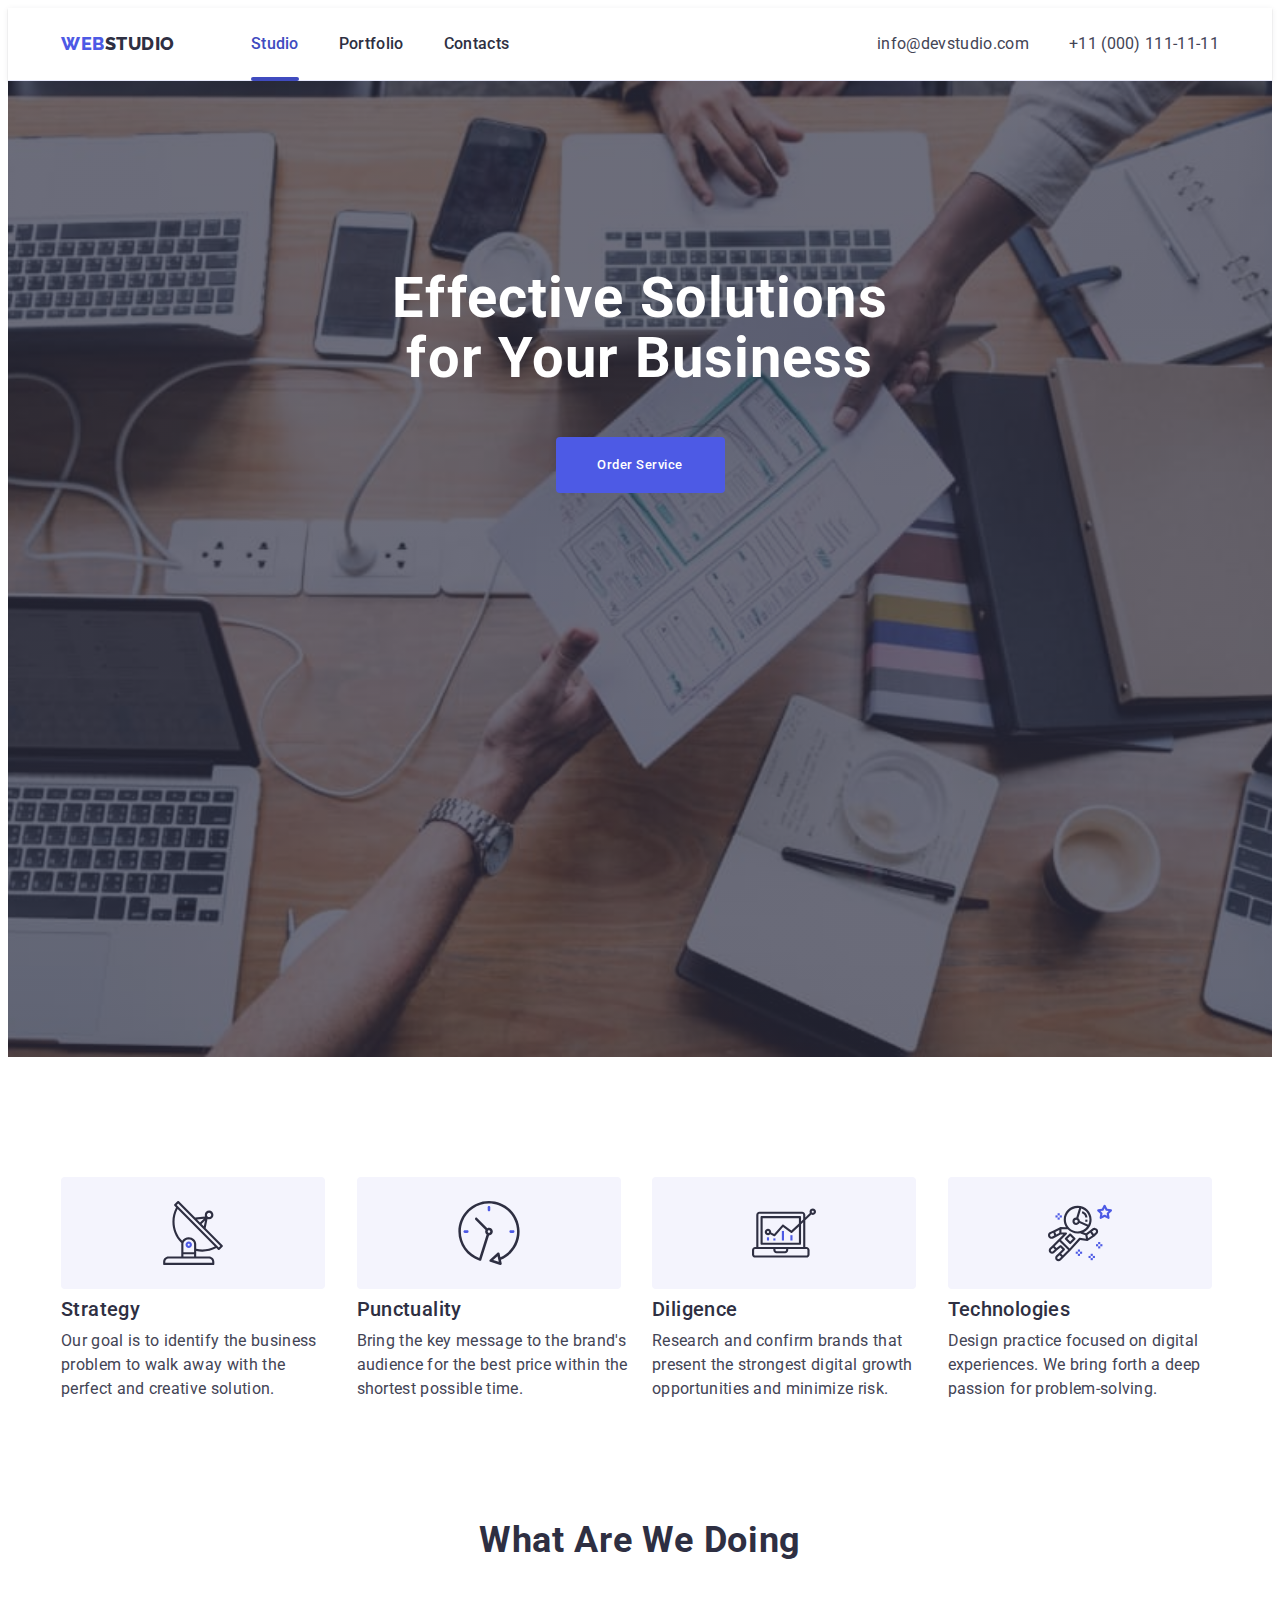
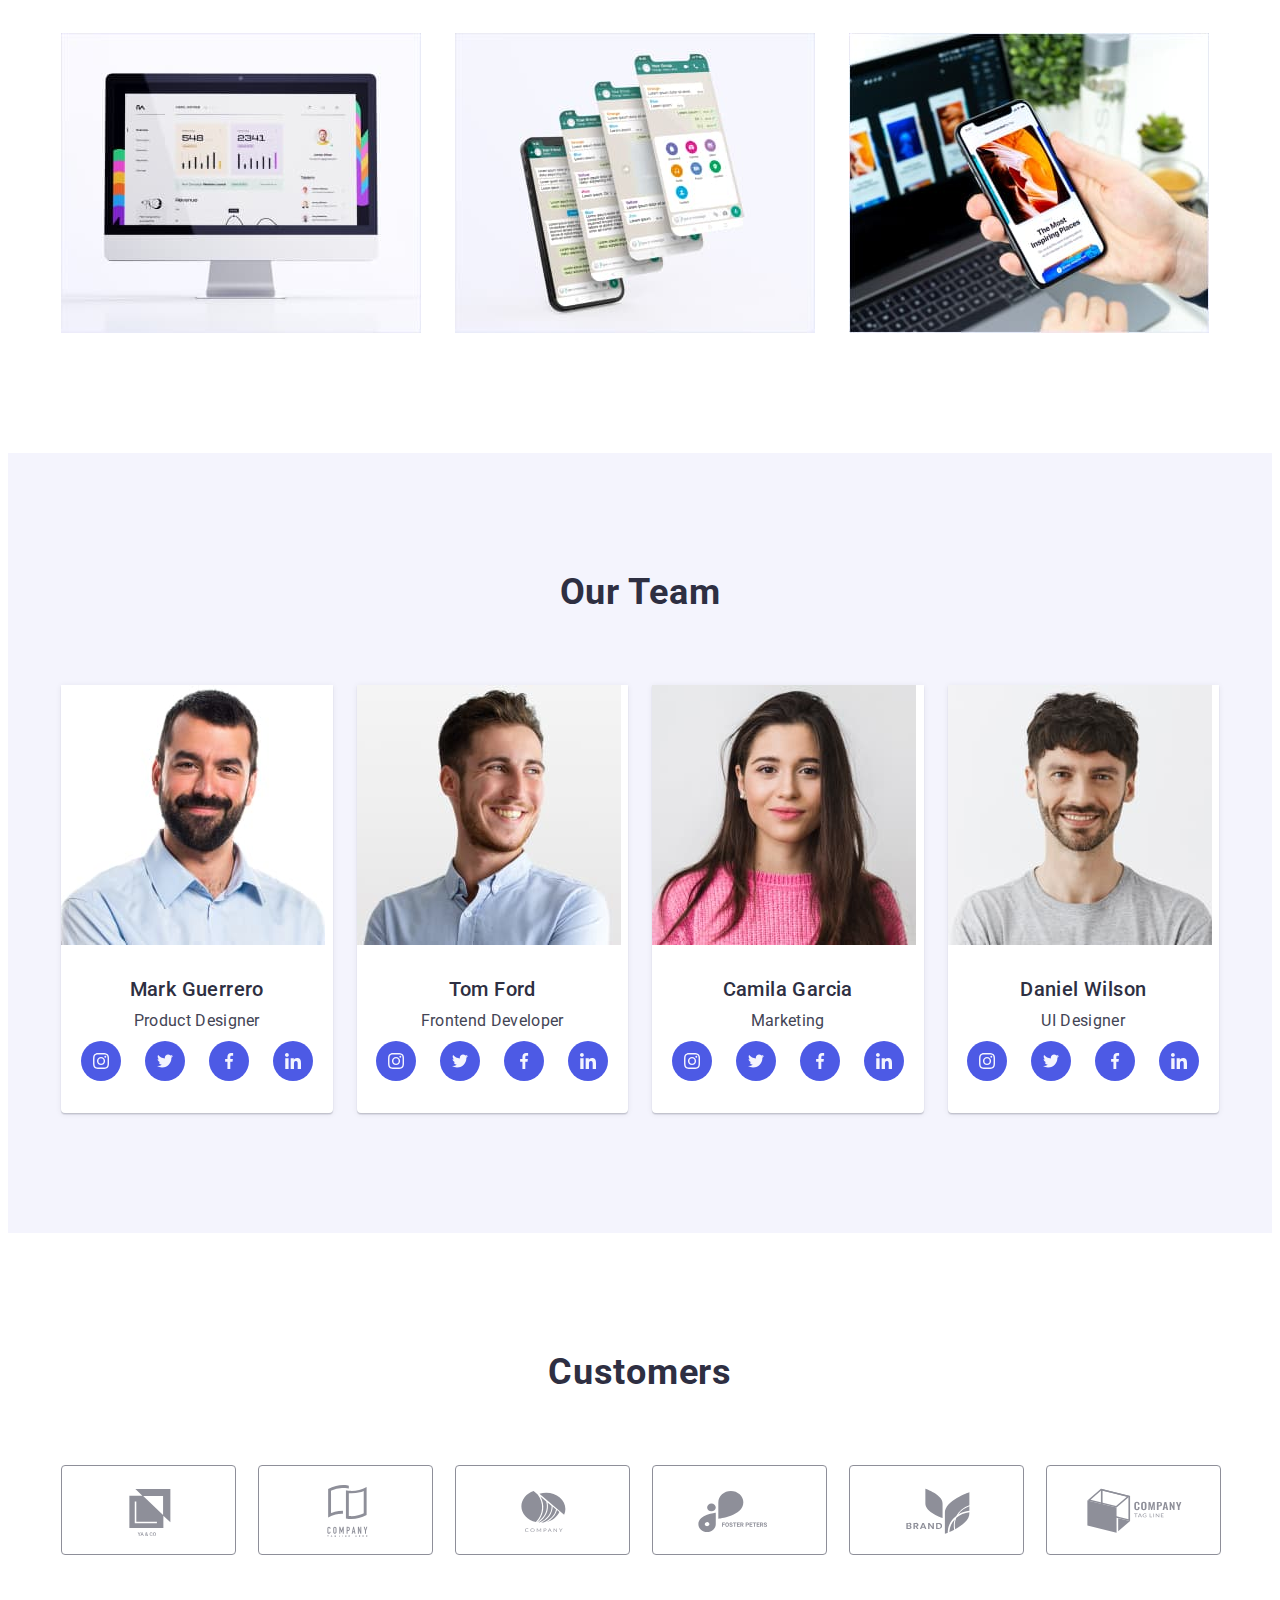
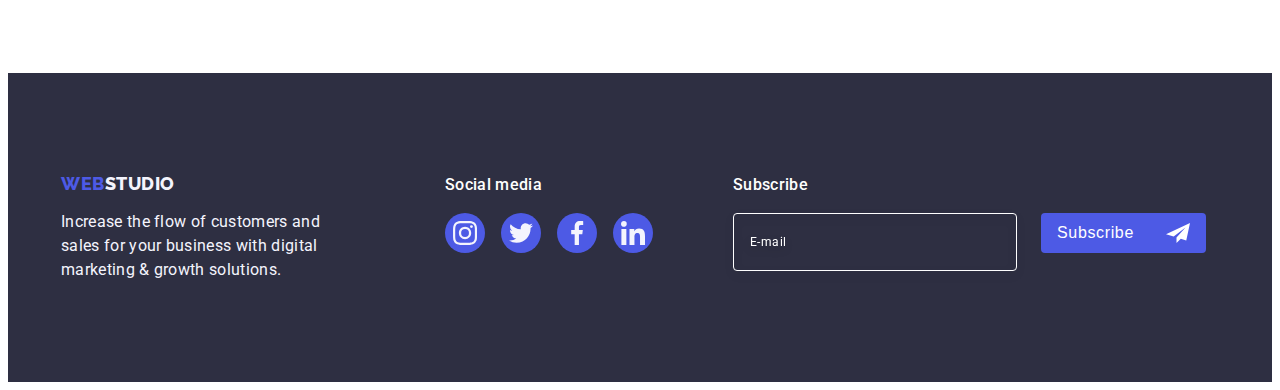
<file: index.html>
<!DOCTYPE html>
<html lang="en">

<head>
    <meta charset="UTF-8">
    <meta http-equiv="X-UA-Compatible" content="IE=edge">
    <meta name="viewport" content="width=device-width, initial-scale=1.0">
    <link rel="preconnect" href="https://fonts.googleapis.com">
    <link rel="preconnect" href="https://fonts.gstatic.com" crossorigin>
    <link
        href="https://fonts.googleapis.com/css2?family=Raleway:wght@800&family=Roboto:wght@400;500;700;900&display=swap"
        rel="stylesheet">

    <title>Studio</title>
    <link rel="stylesheet" href="https://cdnjs.cloudflare.com/ajax/libs/modern-normalize/2.0.0/modern-normalize.min.css"
        integrity="sha512-4xo8blKMVCiXpTaLzQSLSw3KFOVPWhm/TRtuPVc4WG6kUgjH6J03IBuG7JZPkcWMxJ5huwaBpOpnwYElP/m6wg=="
        crossorigin="anonymous" referrerpolicy="no-referrer">
    <link rel="stylesheet" href="./css/styles.css">
</head>

<body>
    <!-- HEADER -->
    <header class="header">
        <div class="container header-container">
            <nav class="header-navigation">
                <a class="logo-link link" href="./index.html">Web<span class="studio-logo">Studio</span></a>
                <ul class="navigation-list list">
                    <li class="navigation-item"><a class="navigation-link link current" href="./index.html">Studio</a>
                    </li>
                    <li class="navigation-item"><a class="navigation-link link" href="./portfolio.html">Portfolio</a>
                    </li>
                    <li class="navigation-item"><a class="navigation-link link" href="">Contacts</a></li>
                </ul>
            </nav>
            <address class="address">
                <ul class="address-list list">
                    <li class="address-item"><a class="address-link link"
                            href="mailto:info@devstudio.com">info@devstudio.com</a>
                    </li>
                    <li class="address-item"><a class="address-link link" href="tel:+110001111111">+11 (000)
                            111-11-11</a>
                    </li>
                </ul>
            </address>
        </div>
    </header>

    <!-- MAIN -->
    <main class="main">
        <!-- Section 1 -->
        <section class="section-one">
            <div class="container">
                <h1 class="main-title">Effective Solutions for Your Business</h1>
                <button class="button-studio" data-modal-open type="button">Order Service</button>
            </div>
        </section>

        <!-- Section 2 -->
        <section class="section-two">
            <div class="container">
                <h2 class="visually-hidden">Features</h2>
                <ul class="features-list list">
                    <li class="features-list-item">
                        <div class="main-fon-icon">
                            <svg class="features-icons" width="64" height="64">
                                <use href="./images/icons.svg#icon-antenna"></use>
                            </svg>
                        </div>
                        <h3 class="title-three">Strategy</h3>
                        <p class="features-text">Our goal is to identify the business
                            problem to walk away with the perfect and creative solution.</p>
                    </li>
                    <li class="features-list-item">
                        <div class="main-fon-icon">
                            <svg class="features-icons" width="64" height="64">
                                <use href="./images/icons.svg#icon-clock"></use>
                            </svg>
                        </div>
                        <h3 class="title-three">Punctuality</h3>
                        <p class="features-text">Bring the key message to the brand's audience for the best price within
                            the
                            shortest possible
                            time.
                        </p>
                    </li>
                    <li class="features-list-item">
                        <div class="main-fon-icon">
                            <svg class="features-icons" width="64" height="64">
                                <use href="./images/icons.svg#icon-diagram"></use>
                            </svg>
                        </div>
                        <h3 class="title-three">Diligence</h3>
                        <p class="features-text">Research and confirm brands that present the strongest digital growth
                            opportunities and minimize
                            risk.
                        </p>
                    </li>
                    <li class="features-list-item">
                        <div class="main-fon-icon">
                            <svg class="features-icons" width="64" height="64">
                                <use href="./images/icons.svg#icon-astronaut"></use>
                            </svg>
                        </div>
                        <h3 class="title-three">Technologies</h3>
                        <p class="features-text">Design practice focused on digital experiences. We bring forth a deep
                            passion for
                            problem-solving.
                        </p>
                    </li>
                </ul>
            </div>
        </section>

        <!-- Section 3 -->
        <section class="section-tree">
            <div class="container">
                <h2 class="title-two">What are we doing</h2>
                <ul class="our-work-list list">
                    <li class="our-work-item"><img src="./images/img-1.jpg" alt="computer" width="360" height="300">
                    </li>
                    <li class="our-work-item"><img src="./images/img-2.jpg" alt="smartphone" width="360" height="300">
                    </li>
                    <li class="our-work-item"><img src="./images/img-3.jpg" alt="hand" width="360" height="300"></li>
                </ul>
            </div>
        </section>

        <!-- Section 4 -->
        <section class="section-four">
            <div class="container">
                <h2 class="title-two">Our Team</h2>
                <ul class="members-list list">
                    <li class="members-list-item">
                        <img src="./images/mark.jpg" alt="Mark Guerrero photo" width="264" height="260">
                        <div class="members-list-box">
                            <h3 class="members-name">Mark Guerrero</h3>
                            <p class="members-position">Product Designer</p>
                            <ul class="members-media-list list">
                                <li class="members-item">
                                    <a class="media-link link" href="">
                                        <svg class="media-icons" width="16" height="16">
                                            <use href="./images/icons.svg#icon-instagram"></use>
                                        </svg>
                                    </a>
                                </li>

                                <li class="members-item">
                                    <a class="media-link link" href="">
                                        <svg class="media-icons" width="16" height="16">
                                            <use href="./images/icons.svg#icon-twitter"></use>
                                        </svg>
                                    </a>
                                </li>
                                <li class="members-item">
                                    <a class="media-link link" href="">
                                        <svg class="media-icons" width="16" height="16">
                                            <use href="./images/icons.svg#icon-facebook"></use>
                                        </svg>
                                    </a>
                                </li>
                                <li class="members-item">
                                    <a class="media-link link" href="">
                                        <svg class="media-icons" width="16" height="16">
                                            <use href="./images/icons.svg#icon-linkedin"></use>
                                        </svg>
                                    </a>
                                </li>
                            </ul>
                        </div>
                    </li>

                    <li class="members-list-item">
                        <img src="./images/tom.jpg" alt="Tom Ford photo" width="264" height="260">
                        <div class="members-list-box">
                            <h3 class="members-name">Tom Ford</h3>
                            <p class="members-position">Frontend Developer</p>
                            <ul class="members-media-list list">
                                <li class="members-item">
                                    <a class="media-link link" href="">
                                        <svg class="media-icons" width="16" height="16">
                                            <use href="./images/icons.svg#icon-instagram"></use>
                                        </svg>
                                    </a>
                                </li>

                                <li class="members-item">
                                    <a class="media-link link" href="">
                                        <svg class="media-icons" width="16" height="16">
                                            <use href="./images/icons.svg#icon-twitter"></use>
                                        </svg>
                                    </a>
                                </li>
                                <li class="members-item">
                                    <a class="media-link link" href="">
                                        <svg class="media-icons" width="16" height="16">
                                            <use href="./images/icons.svg#icon-facebook"></use>
                                        </svg>
                                    </a>
                                </li>
                                <li class="members-item">
                                    <a class="media-link link" href="">
                                        <svg class="media-icons" width="16" height="16">
                                            <use href="./images/icons.svg#icon-linkedin"></use>
                                        </svg>
                                    </a>
                                </li>
                            </ul>
                        </div>
                    </li>

                    <li class="members-list-item">
                        <img src="./images/camila.jpg" alt="Camila Garcia" width="264" height="260">
                        <div class="members-list-box">
                            <h3 class="members-name">Camila Garcia</h3>
                            <p class="members-position">Marketing</p>
                            <ul class="members-media-list list">
                                <li class="members-item">
                                    <a class="media-link link" href="">
                                        <svg class="media-icons" width="16" height="16">
                                            <use href="./images/icons.svg#icon-instagram"></use>
                                        </svg>
                                    </a>
                                </li>
                                <li class="members-item">
                                    <a class="media-link link" href="">
                                        <svg class="media-icons" width="16" height="16">
                                            <use href="./images/icons.svg#icon-twitter"></use>
                                        </svg>
                                    </a>
                                </li>
                                <li class="members-item">
                                    <a class="media-link link" href="">
                                        <svg class="media-icons" width="16" height="16">
                                            <use href="./images/icons.svg#icon-facebook"></use>
                                        </svg>
                                    </a>
                                </li>
                                <li class="members-item">
                                    <a class="media-link link" href="">
                                        <svg class="media-icons" width="16" height="16">
                                            <use href="./images/icons.svg#icon-linkedin"></use>
                                        </svg>
                                    </a>
                                </li>
                            </ul>
                        </div>
                    </li>

                    <li class="members-list-item">
                        <img src="./images/daniel.jpg" alt="Daniel Wilson" width="264" height="260">
                        <div class="members-list-box">
                            <h3 class="members-name">Daniel Wilson</h3>
                            <p class="members-position">UI Designer</p>
                            <ul class="members-media-list list">
                                <li class="members-item">
                                    <a class="media-link link" href="">
                                        <svg class="media-icons" width="16" height="16">
                                            <use href="./images/icons.svg#icon-instagram"></use>
                                        </svg>
                                    </a>
                                </li>
                                <li class="members-item">
                                    <a class="media-link link" href="">
                                        <svg class="media-icons" width="16" height="16">
                                            <use href="./images/icons.svg#icon-twitter"></use>
                                        </svg>
                                    </a>
                                </li>
                                <li class="members-item">
                                    <a class="media-link link" href="">
                                        <svg class="media-icons" width="16" height="16">
                                            <use href="./images/icons.svg#icon-facebook"></use>
                                        </svg>
                                    </a>
                                </li>
                                <li class="members-item">
                                    <a class="media-link link" href="">
                                        <svg class="media-icons" width="16" height="16">
                                            <use href="/images/icons.svg#icon-linkedin"></use>
                                        </svg>
                                    </a>
                                </li>
                            </ul>
                        </div>
                    </li>
                </ul>
            </div>
        </section>
        <!-- Section 5 -->
        <section class="section-five">
            <div class="container">
                <h2 class="title-two">Customers</h2>
                <ul class="customers-list list">
                    <li class="customers-link-item link">
                        <a class="customers-link" href="">
                            <svg class="customers-icons" width="104" height="56">
                                <use href="./images/icons.svg#icon-customer-1"></use>
                            </svg>
                        </a>
                    </li>
                    <li class="customers-link-item link">
                        <a class="customers-link" href="">
                            <svg class="customers-icons" width="104" height="56">
                                <use href="./images/icons.svg#icon-customer-2"></use>
                            </svg>
                        </a>
                    </li>
                    <li class="customers-link-item link">
                        <a class="customers-link" href="">
                            <svg class="customers-icons" width="104" height="56">
                                <use href="./images/icons.svg#icon-customer-3"></use>
                            </svg>
                        </a>
                    </li>
                    <li class="customers-link-item link">
                        <a class="customers-link" href="">
                            <svg class="customers-icons" width="104" height="56">
                                <use href="./images/icons.svg#icon-customer-4"></use>
                            </svg>
                        </a>
                    </li>
                    <li class="customers-link-item link">
                        <a class="customers-link" href="">
                            <svg class="customers-icons" width="104" height="56">
                                <use href="./images/icons.svg#icon-customer-5"></use>
                            </svg>
                        </a>
                    </li>
                    <li class="customers-link-item link">
                        <a class="customers-link" href="">
                            <svg class="customers-icons" width="104" height="56">
                                <use href="./images/icons.svg#icon-customer-6"></use>
                            </svg>
                        </a>
                    </li>
                </ul>
            </div>
        </section>
    </main>

    <!-- FOOTER -->
    <footer class="footer">
        <div class="container footer-container">
            <div class="footer-box">
                <a class="logo-footer-link link" href="./index.html">Web<span
                        class="studio-logo-footer">Studio</span></a>
                <p class="text-footer">
                    Increase the flow of customers and
                    sales for your business with digital
                    marketing & growth solutions.
                </p>
            </div>


            <div class="footer-icons-container">
                <p class="footer-subtitle">Social media</p>
                <ul class="footer-media-list list">
                    <li class="footer-item">
                        <a class="footer-link link" href="">
                            <svg class="footer-icons" width="24" height="24">
                                <use href="./images/icons.svg#icon-instagram"></use>
                            </svg>
                        </a>
                    </li>
                    <li class="footer-item">
                        <a class="footer-link link" href="">
                            <svg class="footer-icons" width="24" height="24">
                                <use href="./images/icons.svg#icon-twitter"></use>
                            </svg>
                        </a>
                    </li>
                    <li class="footer-item">
                        <a class="footer-link link" href="">
                            <svg class="footer-icons" width="24" height="24">
                                <use href="./images/icons.svg#icon-facebook"></use>
                            </svg>
                        </a>
                    </li>
                    <li class="footer-item">
                        <a class="footer-link link" href="">
                            <svg class="footer-icons" width="24" height="24">
                                <use href="./images/icons.svg#icon-linkedin"></use>
                            </svg>
                        </a>
                    </li>
                </ul>
            </div>

            <div class="modal-footer">
                <p class="label-title">Subscribe</p>
                <form class="footer-form">
                    <label class="footer-label">
                        <input type="email" name="footer-email" class="footer-input" placeholder="E-mail"> </label>
                    <button type="submit" class="footer-btn">Subscribe
                        <svg class="icons-send" width="24" height="24">
                            <use href="./images/icons.svg#icon-send"></use>
                        </svg>
                    </button>

                </form>
            </div>
        </div>
    </footer>


    <!-- Модальне вікно -->
    <div class="backdrop is-hidden" data-modal>
        <div class="modal">
            <button type="button" class="modal-button" data-modal-close>
                <svg class="icon-modal" width="8" height="8">
                    <use href="./images/icons.svg#icon-vector"></use>
                </svg>
            </button>
            <p class="modal-title">Leave your contacts and we will call you back</p>
            <form class="modal-form">
                <div class="modal-field">
                    <label for="user-name" class="modal-label">Name</label>
                    <div class="input-wrap">
                        <input type="text" name="user-name" id="user-name" class="modal-input">
                        <svg class="icons-input" width="18" height="24">
                            <use href="./images/icons.svg#icon-name"></use>
                        </svg>
                    </div>
                </div>
                <div class="modal-field">
                    <label for="user-tel" class="modal-label">Phone</label>
                    <div class="input-wrap">
                        <input type="tel" name="user-tel" id="user-tel" class="modal-input">
                        <svg class="icons-input" width="18" height="24">
                            <use href="./images/icons.svg#icon-phone"></use>
                        </svg>
                    </div>
                </div>
                <div class="modal-field">
                    <label for="user-email" class="modal-label">Email</label>
                    <div class="input-wrap">
                        <input type="email" name="user-email" id="user-email" class="modal-input">
                        <svg class="icons-input" width="18" height="24">
                            <use href="./images/icons.svg#icon-email"></use>
                        </svg>
                    </div>
                </div>


                <div class="modal-comment">
                    <label for="user-comment" class="modal-label">Comment</label>
                    <textarea name="user-comment" id="user-comment" placeholder="Text input"
                        class="modal-textarea"></textarea>
                </div>
                <div class="modal-check">
                    <input type="checkbox" name="user-privacy" id="user-privacy" class="input-check visually-hidden"
                        value="true">
                    <label for="user-privacy" class="check-text "> <span class="span-icon-check"><svg
                                class="icons-check" width="10" height="8">
                                <use href="./images/icons.svg#icon-check"></use>
                            </svg></span> I accept the terms and conditions of the&nbsp;<a href=""
                            class="privacy-link">Privacy
                            Policy</a>
                    </label>
                </div>

                <button type="submit" class="modal-send-btn">Send</button>
            </form>
        </div>
    </div>
    <script src="./js/modal.js"></script>
</body>

</html>
</file>
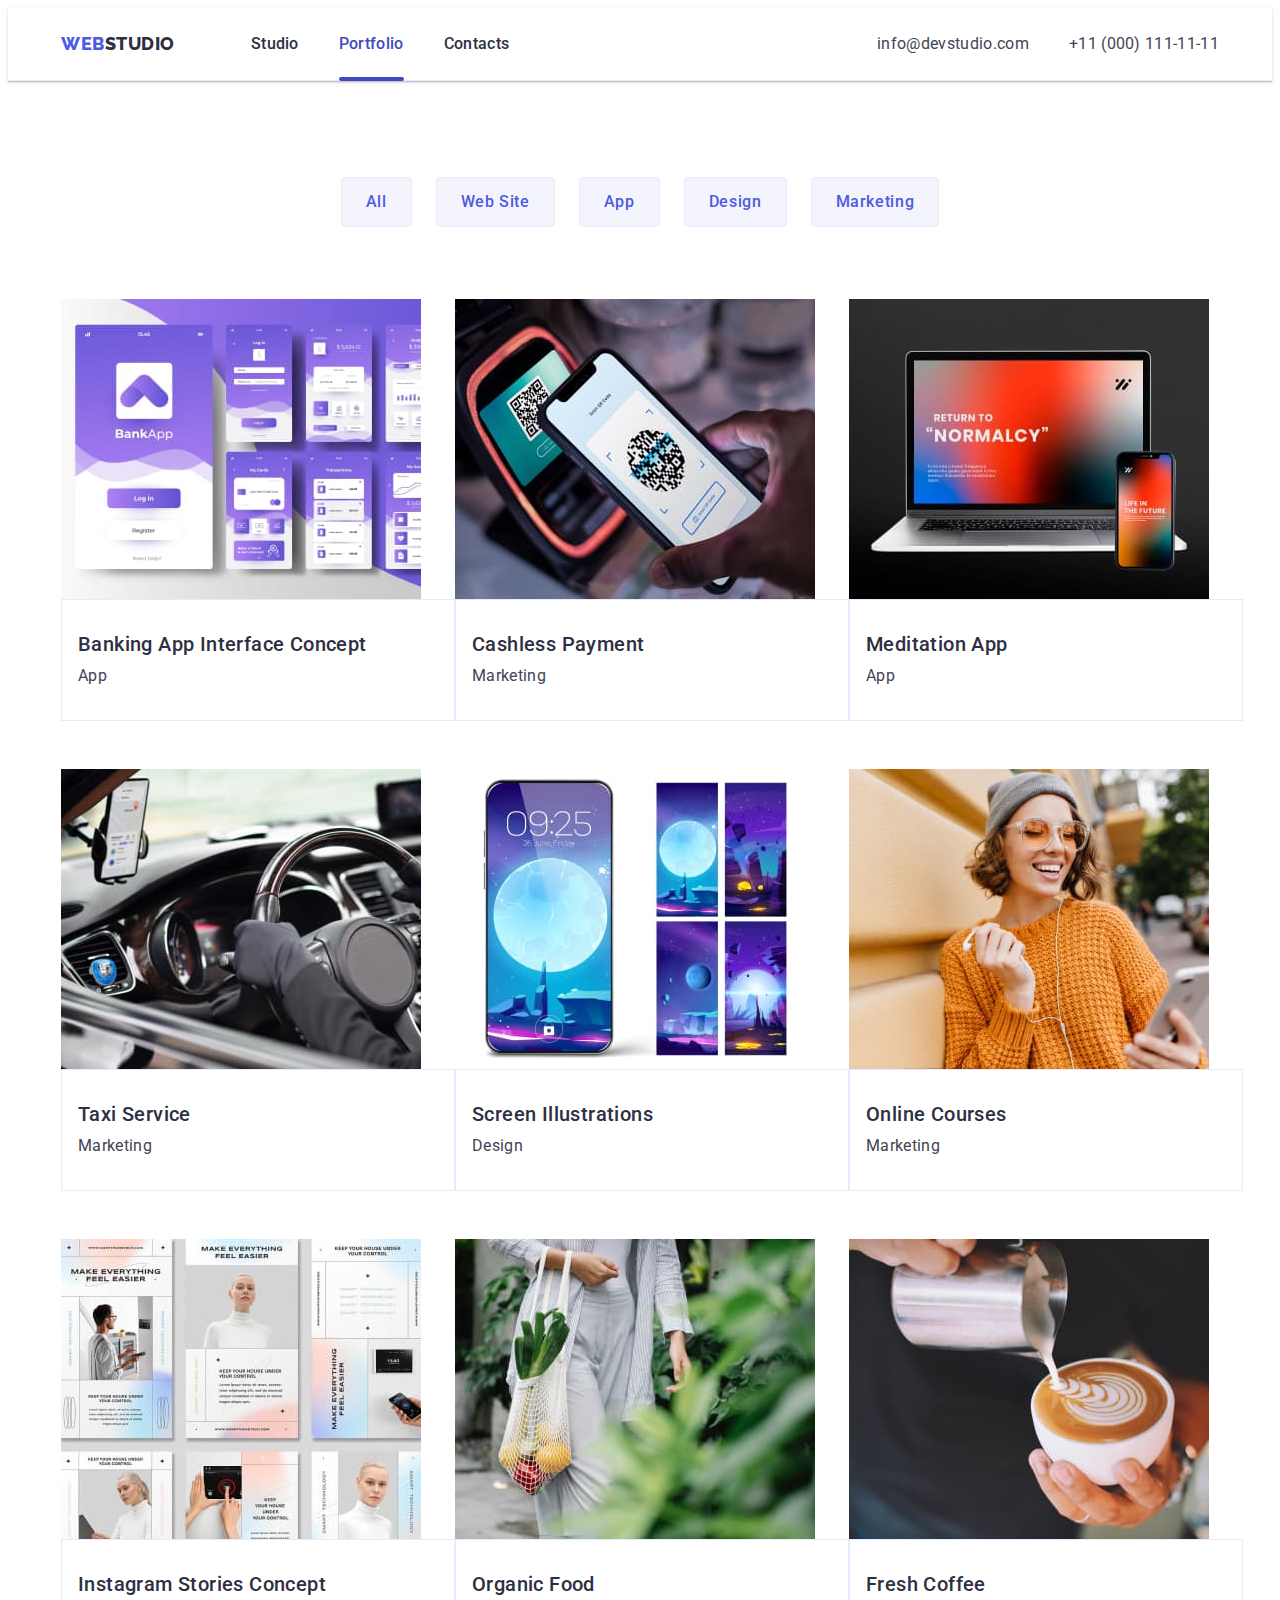
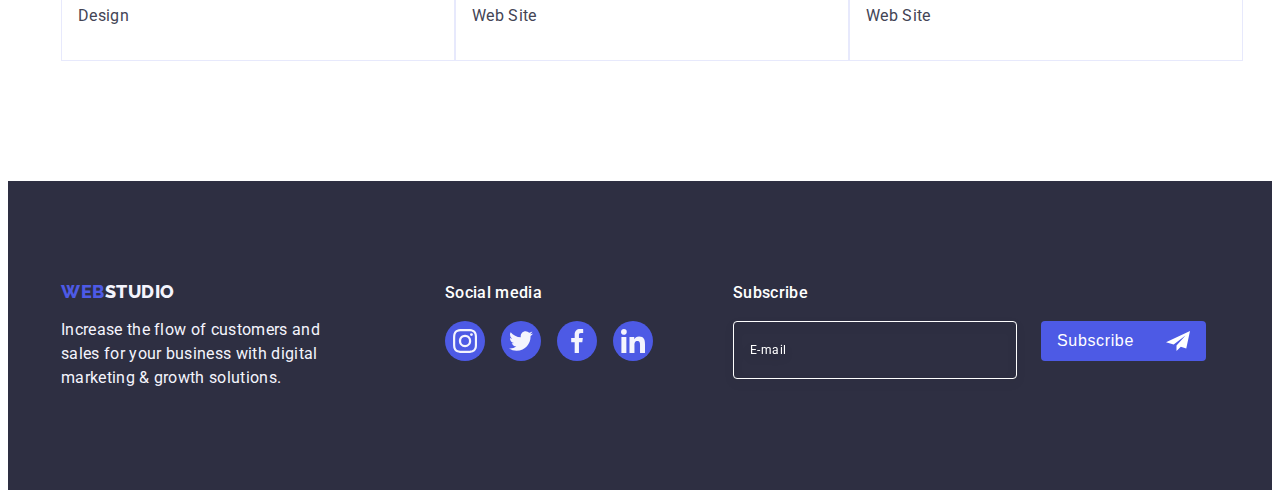
<file: portfolio.html>
<!DOCTYPE html>
<html lang="en">

<head>
    <meta charset="UTF-8">
    <meta http-equiv="X-UA-Compatible" content="IE=edge">
    <meta name="viewport" content="width=device-width, initial-scale=1.0">
    <title>Studio</title>
    <!-- Шрифти -->
    <link rel="preconnect" href="https://fonts.googleapis.com">
    <link rel="preconnect" href="https://fonts.gstatic.com" crossorigin>
    <link
        href="https://fonts.googleapis.com/css2?family=Raleway:wght@800&family=Roboto:wght@400;500;700;900&display=swap"
        rel="stylesheet">
    <!-- Нормалізатор стилів -->
    <link rel="stylesheet" href="https://cdnjs.cloudflare.com/ajax/libs/modern-normalize/2.0.0/modern-normalize.min.css"
        integrity="sha512-4xo8blKMVCiXpTaLzQSLSw3KFOVPWhm/TRtuPVc4WG6kUgjH6J03IBuG7JZPkcWMxJ5huwaBpOpnwYElP/m6wg=="
        crossorigin="anonymous" referrerpolicy="no-referrer">
    <link rel="stylesheet" href="./css/styles.css">
</head>

<body>
    <!-- HEADER -->
    <header class="header">
        <div class="container header-container">
            <nav class="header-navigation">
                <a class="logo-link link" href="./index.html">Web<span class="studio-logo">Studio</span></a>
                <ul class="navigation-list list">
                    <li class="navigation-item"><a class="navigation-link link" href="./index.html">Studio</a></li>
                    <li class="navigation-item"><a class="navigation-link link current"
                            href="./portfolio.html">Portfolio</a>
                    </li>
                    <li class="navigation-item"><a class="navigation-link link" href="">Contacts</a></li>
                </ul>
            </nav>
            <address class="address">
                <ul class="address-list list">
                    <li class="address-item"><a class="address-link link"
                            href="mailto:info@devstudio.com">info@devstudio.com</a>
                    </li>
                    <li class="address-item"><a class="address-link link" href="tel:+110001111111">+11 (000)
                            111-11-11</a>
                    </li>
                </ul>
            </address>
        </div>
    </header>

    <main>
        <section class="section-portfolio">
            <div class="container">
                <h1 class="visually-hidden">Our Portfolio</h1>
                <ul class="button-portfolio-list list">
                    <li class="button-portfolio-item"><button class="button-portfolio" type="button">All</button>
                    </li>
                    <li class="button-portfolio-item"><button class="button-portfolio" type="button">Web Site</button>
                    </li>
                    <li class="button-portfolio-item"><button class="button-portfolio" type="button">App</button>
                    </li>
                    <li class="button-portfolio-item"><button class="button-portfolio" type="button">Design</button>
                    </li>
                    <li class="button-portfolio-item"><button class="button-portfolio" type="button">Marketing</button>
                    </li>
                </ul>

                <!-- Portfolio projects list -->
                <ul class="portfolio-list list">
                    <li class="portfolio-item">
                        <a href="" class="portfolio-link link">
                            <div class="portfolio-cover-block">
                                <img src="./images/images-2/banking.jpg" alt="Banking App" width="360" height="300">
                                <p class="portfolio-cover-text">14 Stylish and User-Friendly App Design Concepts · Task
                                    Manager App · Calorie Tracker
                                    App
                                    · Exotic Fruit Ecommerce App ·
                                    Cloud Storage App</p>
                            </div>

                            <div class="portfolio-info">
                                <h2 class="portfolio-title">Banking App Interface Concept</h2>
                                <p class="portfolio-description">App</p>
                            </div>
                        </a>
                    </li>

                    <li class="portfolio-item">
                        <a href="" class="portfolio-link link">
                            <div class="portfolio-cover-block">
                                <img src="./images/images-2/cashless.jpg" alt="Cashless Payment" width="360"
                                    height="300">
                                <p class="portfolio-cover-text">14 Stylish and User-Friendly App Design Concepts · Task
                                    Manager App · Calorie Tracker
                                    App
                                    · Exotic Fruit Ecommerce App ·
                                    Cloud Storage App</p>
                            </div>

                            <div class="portfolio-info">
                                <h2 class="portfolio-title">Cashless Payment</h2>
                                <p class="portfolio-description">Marketing</p>
                            </div>
                        </a>
                    </li>

                    <li class="portfolio-item">
                        <a href="" class="portfolio-link link">
                            <div class="portfolio-cover-block">
                                <img src="./images/images-2/meditation.jpg" alt="Meditation App" width="360"
                                    height="300">
                                <p class="portfolio-cover-text">14 Stylish and User-Friendly App Design Concepts · Task
                                    Manager App · Calorie Tracker
                                    App
                                    · Exotic Fruit Ecommerce App ·
                                    Cloud Storage App</p>
                            </div>

                            <div class="portfolio-info">
                                <h2 class="portfolio-title">Meditation App</h2>
                                <p class="portfolio-description">App</p>
                            </div>
                        </a>
                    </li>

                    <li class="portfolio-item">
                        <a href="" class="portfolio-link link">
                            <div class="portfolio-cover-block">
                                <img src="./images/images-2/taxi.jpg" alt="Taxi Service" width="360" height="300">
                                <p class="portfolio-cover-text">14 Stylish and User-Friendly App Design Concepts · Task
                                    Manager App · Calorie Tracker
                                    App
                                    · Exotic Fruit Ecommerce App ·
                                    Cloud Storage App</p>
                            </div>

                            <div class="portfolio-info">
                                <h2 class="portfolio-title">Taxi Service</h2>
                                <p class="portfolio-description">Marketing</p>
                            </div>
                        </a>
                    </li>

                    <li class="portfolio-item">
                        <a href="" class="portfolio-link link">
                            <div class="portfolio-cover-block">
                                <img src="./images/images-2/screen.jpg" alt="Screen Illustrations" width="360"
                                    height="300">
                                <p class="portfolio-cover-text">14 Stylish and User-Friendly App Design Concepts · Task
                                    Manager App · Calorie Tracker
                                    App
                                    · Exotic Fruit Ecommerce App ·
                                    Cloud Storage App</p>
                            </div>

                            <div class="portfolio-info">
                                <h2 class="portfolio-title">Screen Illustrations</h2>
                                <p class="portfolio-description">Design</p>
                            </div>
                        </a>
                    </li>

                    <li class="portfolio-item">
                        <a href="" class="portfolio-link link">
                            <div class="portfolio-cover-block">
                                <img src="./images/images-2/online.jpg" alt="Online Courses" width="360" height="300">
                                <p class="portfolio-cover-text">14 Stylish and User-Friendly App Design Concepts · Task
                                    Manager App · Calorie Tracker
                                    App
                                    · Exotic Fruit Ecommerce App ·
                                    Cloud Storage App</p>
                            </div>

                            <div class="portfolio-info">
                                <h2 class="portfolio-title">Online Courses</h2>
                                <p class="portfolio-description">Marketing</p>
                            </div>
                        </a>
                    </li>

                    <li class="portfolio-item">
                        <a href="" class="portfolio-link link">
                            <div class="portfolio-cover-block">
                                <img src="./images/images-2/instagram-stories.jpg" alt="Instagram Stories Concept"
                                    width="360" height="300">
                                <p class="portfolio-cover-text">14 Stylish and User-Friendly App Design Concepts · Task
                                    Manager App · Calorie Tracker
                                    App
                                    · Exotic Fruit Ecommerce App ·
                                    Cloud Storage App</p>
                            </div>

                            <div class="portfolio-info">
                                <h2 class="portfolio-title">Instagram Stories Concept</h2>
                                <p class="portfolio-description">Design</p>
                            </div>
                        </a>
                    </li>

                    <li class="portfolio-item">
                        <a href="" class="portfolio-link link">
                            <div class="portfolio-cover-block">
                                <img src="./images/images-2/organic-food.jpg" alt="Organic Food" width="360"
                                    height="300">
                                <p class="portfolio-cover-text">14 Stylish and User-Friendly App Design Concepts · Task
                                    Manager App · Calorie Tracker
                                    App
                                    · Exotic Fruit Ecommerce App ·
                                    Cloud Storage App</p>
                            </div>

                            <div class="portfolio-info">
                                <h2 class="portfolio-title">Organic Food</h2>
                                <p class="portfolio-description">Web Site</p>
                            </div>
                        </a>
                    </li>

                    <li class="portfolio-item">
                        <a href="" class="portfolio-link link">
                            <div class="portfolio-cover-block">
                                <img src="./images/images-2/fresh-coffee.jpg" alt="Fresh Coffeed" width="360"
                                    height="300">
                                <p class="portfolio-cover-text">14 Stylish and User-Friendly App Design Concepts · Task
                                    Manager App · Calorie Tracker
                                    App
                                    · Exotic Fruit Ecommerce App ·
                                    Cloud Storage App</p>
                            </div>

                            <div class="portfolio-info">
                                <h2 class="portfolio-title">Fresh Coffee</h2>
                                <p class="portfolio-description">Web Site</p>
                            </div>
                        </a>
                    </li>
                </ul>
            </div>
        </section>
    </main>

    <footer class="footer">
        <div class="container footer-container">
            <div class="footer-box">
                <a class="logo-footer-link link" href="./index.html">Web<span
                        class="studio-logo-footer">Studio</span></a>
                <p class="text-footer">
                    Increase the flow of customers and
                    sales for your business with digital
                    marketing & growth solutions.
                </p>
            </div>


            <div class="footer-icons-container">
                <p class="footer-subtitle">Social media</p>
                <ul class="footer-media-list list">
                    <li class="footer-item">
                        <a class="footer-link link" href="">
                            <svg class="footer-icons" width="24" height="24">
                                <use href="./images/icons.svg#icon-instagram"></use>
                            </svg>
                        </a>
                    </li>
                    <li class="footer-item">
                        <a class="footer-link link" href="">
                            <svg class="footer-icons" width="24" height="24">
                                <use href="./images/icons.svg#icon-twitter"></use>
                            </svg>
                        </a>
                    </li>
                    <li class="footer-item">
                        <a class="footer-link link" href="">
                            <svg class="footer-icons" width="24" height="24">
                                <use href="./images/icons.svg#icon-facebook"></use>
                            </svg>
                        </a>
                    </li>
                    <li class="footer-item">
                        <a class="footer-link link" href="">
                            <svg class="footer-icons" width="24" height="24">
                                <use href="./images/icons.svg#icon-linkedin"></use>
                            </svg>
                        </a>
                    </li>
                </ul>
            </div>
            <div class="modal-footer">
                <p class="label-title">Subscribe</p>
                <form class="footer-form">
                    <label class="footer-label">
                        <input type="email" name="footer-email" class="footer-input" placeholder="E-mail"> </label>
                    <button type="submit" class="footer-btn">Subscribe
                        <svg class="icons-send" width="24" height="24">
                            <use href="./images/icons.svg#icon-send"></use>
                        </svg>
                    </button>

                </form>
            </div>
        </div>
    </footer>

</body>

</html>
</file>
<file: css/styles.css>
:root {
  --primary-color: #4d5ae5;
  --ocean-color: #404bbf;
  --navy-blue-color: #2e2f42;
  --body-text-color: #434455;
  --white-color: #ffffff;
  --cloud-color: #f4f4fd;
  --accent-color: #e7e9fc;
}

body {
  font-family: "Roboto", sans-serif;
  color: var(--body-text-color);
  background-color: var(--white-color);
}
.link {
  text-decoration: none;
}
.list {
  list-style: none;
}
p,
h1,
h2,
h3,
h4,
h5,
h6 {
  margin-top: 0;
  margin-bottom: 0;
}
ul {
  margin-top: 0;
  margin-bottom: 0;
  padding-left: 0;
}
img {
  display: block;
  max-width: 100%;
}
.container {
  width: 100%;
  max-width: 1158px;
  padding-left: 15px;
  padding-right: 15px;
  margin: 0 auto;
}

input {
  font-family: "Roboto", sans-serif;
}
/*---------------------------------Header--------------------------------*/
.header {
  border-bottom: 1px solid #e7e9fc;
  height: 72px;
  box-shadow: 0px 2px 1px rgba(46, 47, 66, 0.08),
    0px 1px 1px rgba(46, 47, 66, 0.16), 0px 1px 6px rgba(46, 47, 66, 0.08);
}
.header-container {
  display: flex;
  align-items: center;
}
.header-navigation {
  display: flex;
  align-items: center;
  margin-right: auto;
}
.logo-link {
  font-family: "Raleway", sans-serif;
  text-transform: uppercase;
  color: var(--primary-color);
  font-weight: 800;
  font-size: 18px;
  line-height: 1.17;
  letter-spacing: 0.03em;
  margin-right: 76px;
}
.studio-logo {
  color: var(--navy-blue-color);
}
.navigation-list {
  display: flex;
  gap: 40px;
}
.navigation-link {
  font-weight: 500;
  font-size: 16px;
  line-height: 1.5;
  color: var(--navy-blue-color);
  letter-spacing: 0.02em;
  padding: 24px 0;
  display: block;
  transition: color 250ms cubic-bezier(0.4, 0, 0.2, 1);
}
.navigation-link:hover,
.navigation-link:focus {
  color: var(--ocean-color);
}
.current {
  position: relative;
  color: var(--ocean-color);
}
.current::after {
  content: "";
  position: absolute;
  left: 0;
  bottom: -1px;
  width: 100%;
  height: 4px;
  background-color: var(--ocean-color);
  border-radius: 2px;
}
.address {
  font-style: normal;
  display: flex;
  gap: 40px;
  padding: 24px 0;
}
.address-list {
  display: flex;
  gap: 40px;
}
.address-link {
  font-style: normal;
  font-size: 16px;
  line-height: 1.5;
  color: var(--body-text-color);
  letter-spacing: 0.02em;
  transition: color 250ms cubic-bezier(0.4, 0, 0.2, 1);
}
.address-link:hover,
.address-link:focus {
  color: var(--ocean-color);
}

/* ------------------------Main-------------------------- */
.section-one {
  background-color: var(--navy-blue-color);
  background-image: linear-gradient(
      rgba(46, 47, 66, 0.7),
      rgba(46, 47, 66, 0.7)
    ),
    url(../images/people-office.jpg);
  background-repeat: no-repeat;
  background-position: center;
  background-size: cover;
  padding: 188px 0;
  height: 600px;
  max-width: 1440px;
  margin-left: auto;
  margin-right: auto;
}

.main-title {
  font-size: 56px;
  color: var(--white-color);
  line-height: 1.07;
  letter-spacing: 0.02em;
  text-align: center;
  max-width: 496px;
  margin-left: auto;
  margin-right: auto;
  margin-bottom: 48px;
}

.button-studio {
  font-family: "Roboto", sans-serif;
  font-weight: 500;
  background-color: var(--primary-color);
  line-height: 1.5;
  letter-spacing: 0.04em;
  color: var(--white-color);
  cursor: pointer;
  display: block;
  width: 169px;
  min-width: 169px;
  height: 56px;
  border: none;
  border-radius: 4px;
  margin-left: auto;
  margin-right: auto;
  transition: background-color 250ms cubic-bezier(0.4, 0, 0.2, 1);
}

.button-studio:hover,
.button-studio:focus {
  background-color: var(--ocean-color);
}

/* ----------------------SECTION_02----------------------- */
.section-two {
  padding: 120px 0;
}
.visually-hidden {
  position: absolute;
  width: 1px;
  height: 1px;
  margin: -1px;
  border: 0;
  padding: 0;
  white-space: nowrap;
  clip-path: inset(100%);
  clip: rect(0 0 0 0);
  overflow: hidden;
}
.features-list {
  display: flex;
  gap: 24px;
}
.features-list-item {
  width: calc((100% - 72px) / 4);
}
.main-fon-icon {
  display: flex;
  gap: 24px;
  max-width: 264px;
  height: 112px;
  background-color: var(--cloud-color);
  align-items: center;
  justify-content: center;
  margin-bottom: 8px;
  border-radius: 4px;
}
.features-icons {
}
.title-three {
  font-weight: 500;
  font-size: 20px;
  line-height: 1.2;
  color: var(--navy-blue-color);
  letter-spacing: 0.02em;
  margin-bottom: 8px;
}

.features-text {
  font-size: 16px;
  line-height: 1.5;
  color: var(--body-text-color);
  letter-spacing: 0.02em;
}

/* --------------------------------SECTION_03------------------------------- */
.section-tree {
  padding-bottom: 120px;
  text-align: center;
}
.title-two {
  font-size: 36px;
  text-transform: capitalize;
  color: var(--navy-blue-color);
  line-height: 1.11;
  letter-spacing: 0.02em;
  text-align: center;
  margin-bottom: 72px;
}
.our-work-list {
  display: flex;
  gap: 24px;
}
.our-work-item {
  width: calc((100% - 24px * 2) / 3);
}
/* ---------------------------------SECTION_04--------------------------------- */
.section-four {
  background-color: var(--cloud-color);
  padding: 120px 0;
}
.members-list {
  display: flex;
  gap: 24px;
}
.members-list-item {
  background-color: var(--white-color);
  width: calc((100% - 24px * 3) / 4);
  border-radius: 0px 0px 4px 4px;
  box-shadow: 0px 1px 6px rgba(46, 47, 66, 0.08),
    0px 1px 1px rgba(46, 47, 66, 0.16), 0px 2px 1px rgba(46, 47, 66, 0.08);
}
.members-list-box {
  padding: 32px 0;
}
.members-name {
  font-weight: 500;
  font-size: 20px;
  line-height: 1.2;
  color: var(--navy-blue-color);
  letter-spacing: 0.02em;
  text-align: center;
  margin-bottom: 8px;
}

.members-position {
  font-size: 16px;
  line-height: 1.5;
  color: var(--body-text-color);
  letter-spacing: 0.02em;
  text-align: center;
  /* margin-top: 8px; */
  margin-bottom: 8px;
}
.members-media-list {
  display: flex;
  gap: 24px;
  justify-content: center;
}
.members-item {
  height: 40px;
  width: 40px;
}
.media-link {
  height: 100%;
  width: 100%;
  background-color: var(--primary-color);
  border-radius: 50%;
  display: flex;
  text-align: center;
  justify-content: center;
  align-items: center;
  transition: background-color 250ms cubic-bezier(0.4, 0, 0.2, 1);
}
.media-link:hover,
.media-link:focus {
  background-color: var(--ocean-color);
}
.media-icons {
  fill: var(--cloud-color);
}
/* ----------------------------SECTION_05-------------------------------------- */
.section-five {
  padding: 120px 0;
}
.customers-list {
  display: flex;
  gap: 24px;
  justify-content: center;
}
.customers-link-item {
  height: 88px;
  width: 56px;
  width: calc((100% - 120px) / 6);
}
.customers-link {
  height: 100%;
  width: 100%;
  border: 1px solid #8e8f99;
  display: flex;
  text-align: center;
  justify-content: center;
  align-items: center;
  border: 1px solid #8e8f99;
  border-radius: 4px;
  background-color: var(--white-color);
  transition: border-color 250ms cubic-bezier(0.4, 0, 0.2, 1),
    color 250ms cubic-bezier(0.4, 0, 0.2, 1);
  color: #8e8f99;
}
.customers-link:hover,
.customers-link:focus {
  border: 1px solid var(--ocean-color);
  color: #404bbf;
}
.customers-link:hover .customers-icons,
.customers-link:focus .customers-icons {
  fill: var(--ocean-color);
}
.customers-icons {
  /* fill: #8e8f99; */
  transition: fill 250ms cubic-bezier(0.4, 0, 0.2, 1);
  fill: currentColor;
}
/* --------------------------------------FOOTER----------------------------------*/
.footer {
  background-color: var(--navy-blue-color);
  padding: 100px 0;
}
.footer-container {
  display: flex;
  align-items: baseline;
}
.footer-box {
  margin-right: 120px;
  /* display: flex; */
}
.logo-footer-link {
  font-family: "Raleway", sans-serif;
  font-weight: 800;
  font-size: 18px;
  line-height: 1.17;
  letter-spacing: 0.03em;
  text-transform: uppercase;
  color: var(--primary-color);
  display: flex;
  display: inline-block;
  margin-bottom: 16px;
}
.studio-logo-footer {
  color: var(--cloud-color);
}
.text-footer {
  font-size: 16px;
  line-height: 1.5;
  color: var(--cloud-color);
  letter-spacing: 0.02em;
  max-width: 264px;
}
.footer-icons-container {
  margin-right: 80px;
}
.footer-subtitle {
  font-weight: 500;
  font-size: 16px;
  line-height: 1.5;
  color: var(--white-color);
  letter-spacing: 0.02em;
  margin-bottom: 16px;
}
.footer-media-list {
  display: flex;
  gap: 16px;
  justify-content: center;
}
.footer-item {
  height: 40px;
  width: 40px;
}
.footer-link {
  height: 100%;
  width: 100%;
  background-color: var(--primary-color);
  border-radius: 50%;
  display: flex;
  text-align: center;
  justify-content: center;
  align-items: center;
  transition: background-color 250ms cubic-bezier(0.4, 0, 0.2, 1);
}
.footer-link:hover,
.footer-link:focus {
  background-color: #31d0aa;
}
.footer-icons {
  fill: var(--cloud-color);
}
.modal-footer {
}
.footer-input {
}
.footer-form {
  display: flex;
  gap: 24px;
}
.label-title {
  display: block;
  font-weight: 500;
  font-size: 16px;
  line-height: 1.5;
  letter-spacing: 0.02em;
  color: var(--white-color);
  margin-bottom: 16px;
}
.footer-modal {
  display: flex;
  justify-content: center;
  align-items: center;
  gap: 16px;
}
.footer-input {
  width: 264px;
  height: 40px;
  border: 1px solid #ffffff;
  border-radius: 4px;
  filter: drop-shadow(0px 4px 4px rgba(0, 0, 0, 0.15));
  background-color: transparent;
  font-size: 12px;
  line-height: 1.5;
  letter-spacing: 0.04em;
  color: var(--white-color);
  padding-left: 16px;
  padding-top: 8px;
  padding-bottom: 8px;
  /* margin-right: 8px; */
  outline: transparent;
  /* margin-top: 16px; */
}
.footer-input::placeholder {
  font-size: 12px;
  line-height: 2;
  display: flex;
  align-items: center;
  letter-spacing: 0.04em;
  color: var(--white-color);
}
.footer-btn {
  min-width: 165px;
  height: 40px;
  font-weight: 500;
  font-size: 16px;
  line-height: 1.5;
  letter-spacing: 0.04em;
  color: var(--white-color);
  background-color: var(--primary-color);
  border-radius: 4px;
  border: none;
  cursor: pointer;
  transition: background-color 250ms cubic-bezier(0.4, 0, 0.2, 1);
  display: flex;
  align-items: center;
  justify-content: center;
  gap: 16px;
}
.footer-btn:hover,
.footer-btn:focus {
  background-color: var(--ocean-color);
}
.icons-send {
  margin-left: 16px;
  fill: var(--white-color);
}
/*------------------------------------------PORTFOLIO-------------------------------------*/
.section-portfolio {
  list-style: none;
  padding: 96px 0 120px 0;
}
.button-portfolio-list {
  display: flex;
  gap: 24px;
  margin-bottom: 72px;
  justify-content: center;
}
.button-portfolio {
  font-family: "Roboto", sans-serif;
  font-weight: 500;
  font-size: 16px;
  line-height: 1.5;
  letter-spacing: 0.04em;
  color: var(--primary-color);
  background-color: var(--cloud-color);
  cursor: pointer;
  border: 1px solid var(--accent-color);
  border-radius: 4px;
  padding: 12px 24px;
  transition: color 250ms cubic-bezier(0.4, 0, 0.2, 1),
    background-color 250ms cubic-bezier(0.4, 0, 0.2, 1),
    border-color 250ms cubic-bezier(0.4, 0, 0.2, 1),
    box-shadow 250ms cubic-bezier(0.4, 0, 0.2, 1);
}
.button-portfolio:hover,
.button-portfolio:focus {
  color: var(--white-color);
  background-color: var(--ocean-color);
  border: 1px solid transparent;
  box-shadow: 0px 3px 1px rgba(0, 0, 0, 0.1), 0px 2px 1px rgba(0, 0, 0, 0.08),
    0px 2px 2px rgba(0, 0, 0, 0.12);
}
/* <!--------------------------------------Portfolio projects list -----------------------------------> */
.portfolio-list {
  list-style: none;
  display: flex;
  flex-wrap: wrap;
  column-gap: 24px;
  row-gap: 48px;
}
.portfolio-item {
  width: calc((100% - 48px) / 3);
  background-color: var(--white-color);
}

.portfolio-item:hover .portfolio-cover-text {
  transform: translateY(0%);
}
.portfolio-link:focus .portfolio-cover-text {
  transform: translateY(0%);
}
.portfolio-link:hover,
.portfolio-link:focus {
  box-shadow: 0px 1px 6px rgba(46, 47, 66, 0.08),
    0px 1px 1px rgba(46, 47, 66, 0.16), 0px 2px 1px rgba(46, 47, 66, 0.08);
  border: 1px solid #e7e9fc;
}
.portfolio-link {
  display: block;
  /* box-shadow: 0px 1px 6px rgba(46, 47, 66, 0.08),
    0px 1px 1px rgba(46, 47, 66, 0.16), 0px 2px 1px rgba(46, 47, 66, 0.08);
  border: 1px solid #e7e9fc; */
  transition: box-shadow 250ms cubic-bezier(0.4, 0, 0.2, 1);
}

.portfolio-cover-block {
  position: relative;
  overflow: hidden;
}
.portfolio-cover-text {
  font-size: 16px;
  line-height: 1.5;
  letter-spacing: 0.02em;
  color: var(--cloud-color);
  background-color: var(--primary-color);
  position: absolute;
  top: 0;
  left: 0;
  padding: 40px 32px;
  transform: translateY(100%);
  transition: transform 250ms cubic-bezier(0.4, 0, 0.2, 1);
  width: 100%;
  height: 100%;
}
.portfolio-info {
  padding: 32px 16px;
  border: 1px solid var(--accent-color);
  width: 360px;
  border: 1px solid var(--accent-color);
  border-top: none;
  border: 1px solid #e7e9fc;
}
.portfolio-title {
  font-weight: 500;
  font-size: 20px;
  line-height: 1.2;
  color: var(--navy-blue-color);
  margin-bottom: 8px;
}

.portfolio-description {
  font-size: 16px;
  line-height: 1.5;
  color: var(--body-text-color);
  letter-spacing: 0.02em;
}
.portfolio-title {
  font-weight: 500;
  font-size: 20px;
  line-height: 1.2;
  letter-spacing: 0.02em;
  color: var(--navy-blue-color);
  margin-bottom: 8px;
}
/* <!--------------------------Модальне вікно---------------------------------> */
.backdrop {
  position: fixed;
  top: 0;
  z-index: 2;
  width: 100%;
  height: 100%;
  background-color: rgba(46, 47, 66, 0.4);
  transition: opacity 250ms cubic-bezier(0.4, 0, 0.2, 1),
    visibility 250ms cubic-bezier(0.4, 0, 0.2, 1);
}
.modal {
  position: absolute;
  top: 50%;
  left: 50%;
  transform: translate(-50%, -50%) scale(1);
  transition: transform 250ms cubic-bezier(0.4, 0, 0.2, 1);
  width: 408px;
  min-height: 584px;
  background-color: #fcfcfc;
  box-shadow: 0px 1px 1px rgba(0, 0, 0, 0.14), 0px 1px 3px rgba(0, 0, 0, 0.12),
    0px 2px 1px rgba(0, 0, 0, 0.2);
  border-radius: 4px;
  padding-top: 72px;
  padding-left: 24px;
  padding-right: 24px;
  padding-bottom: 24px;
}
.backdrop.modal .is-hidden {
  transform: translate(-50%, -50%) scale(0);
}
.modal-button {
  position: absolute;
  right: 24px;
  top: 24px;
  width: 24px;
  height: 24px;
  border: 1px solid rgba(0, 0, 0, 0.1);
  background-color: transparent;
  border-radius: 50%;
  background-color: #e7e9fc;
  cursor: pointer;
  display: flex;
  align-items: center;
  justify-content: center;
  padding: 0;
  transition: background-color 250ms cubic-bezier(0.4, 0, 0.2, 1),
    border 250ms cubic-bezier(0.4, 0, 0.2, 1);
}
.modal-button:hover,
.modal-button:focus {
  background-color: var(--ocean-color);
  fill: var(--white-color);
  border: none;
}
.icon-modal {
  fill: var(--navy-blue-color);
  transition: fill 250ms cubic-bezier(0.4, 0, 0.2, 1);
}
.is-hidden {
  visibility: hidden;
  opacity: 0;
  pointer-events: none;
}
.modal-title {
  font-weight: 500;
  font-size: 16px;
  line-height: 1.5;
  text-align: center;
  letter-spacing: 0.02em;
  color: var(--navy-blue-color);
  margin-bottom: 16px;
  margin-top: 24 px;
}
.modal-form {
}
.modal-field {
  margin-bottom: 8px;
}
.modal-label {
  font-size: 12px;
  line-height: 1.17;
  letter-spacing: 0.04em;
  color: #8e8f99;
  display: block;
  margin-bottom: 4px;
}
.modal-input {
  width: 100%;
  height: 40px;
  border: 1px solid rgba(46, 47, 66, 0.4);
  border-radius: 4px;
  background-color: transparent;
  padding-left: 38px;
  padding-right: 16px;
  font-size: 12px;
  line-height: 1.17;
  letter-spacing: 0.04em;
  outline: transparent;
  transition: border-color 250ms cubic-bezier(0.4, 0, 0.2, 1);
}
.modal-input:focus {
  border-color: var(--primary-color);
}
.modal-input:focus + .icons-input {
  fill: var(--primary-color);
}

.input-wrap {
  position: relative;
}
.icons-input {
  fill: var(--navy-blue-color);
  position: absolute;
  left: 16px;
  top: 50%;
  transform: translateY(-50%);
  transition: fill 250ms cubic-bezier(0.4, 0, 0.2, 1);
  display: inline-flex;
}
.modal-comment {
  margin-bottom: 16px;
}
.modal-textarea {
  width: 100%;
  height: 120px;
  border: 1px solid rgba(46, 47, 66, 0.4);
  border-radius: 4px;
  background-color: transparent;
  padding: 8px 16px;
  font-size: 12px;
  line-height: 1.17;
  letter-spacing: 0.04em;
  outline: transparent;
  resize: none;
  color: rgba(46, 47, 66, 0.4);
  transition: border-color 250ms cubic-bezier(0.4, 0, 0.2, 1);
}
.modal-textarea:focus {
  border-color: var(--primary-color);
}
.modal-check {
  margin-bottom: 24px;
}
.input-check {
}

.check-text {
  font-weight: 400;
  font-size: 12px;
  line-height: 1.17;
  letter-spacing: 0.04em;
  color: #8e8f99;
  /* display: flex; */
  align-items: center;
}
.check-text span {
  width: 16px;
  height: 16px;
  border: 1px solid rgba(46, 47, 66, 0.4);
  border-radius: 2px;
  margin-right: 8px;
  display: inline-flex;
  align-items: center;
  justify-content: center;
  fill: transparent;
  transition: background-color 250ms cubic-bezier(0.4, 0, 0.2, 1),
    border 250ms cubic-bezier(0.4, 0, 0.2, 1),
    fill 250ms cubic-bezier(0.4, 0, 0.2, 1);
}

.check-text a {
  color: var(--primary-color);
  text-decoration: underline;
}
.input-check:checked + .check-text span {
  background-color: var(--ocean-color);
  border: none;
  fill: var(--cloud-color);
}
.input-check:focus + .check-text span {
  border-color: var(--ocean-color);
}
.icons-check {
  fill: var(--white-color);
}

.privacy-link {
}
.modal-send-btn {
  display: block;
  min-width: 169px;
  height: 56px;
  font-family: "Roboto", sans-serif;
  font-weight: 500;
  font-size: 16px;
  line-height: 1.5;
  letter-spacing: 0.04em;
  color: var(--white-color);
  padding: 16px 32px;
  border-radius: 4px;
  background-color: var(--primary-color);
  box-shadow: 0px 4px 4px rgba(0, 0, 0, 0.15);
  border: none;
  cursor: pointer;
  transition: background-color 250ms cubic-bezier(0.4, 0, 0.2, 1);
  margin: 0 auto;
}
.modal-send-btn:hover,
.modal-send-btn:focus {
  background-color: var(--ocean-color);
}
</file>
